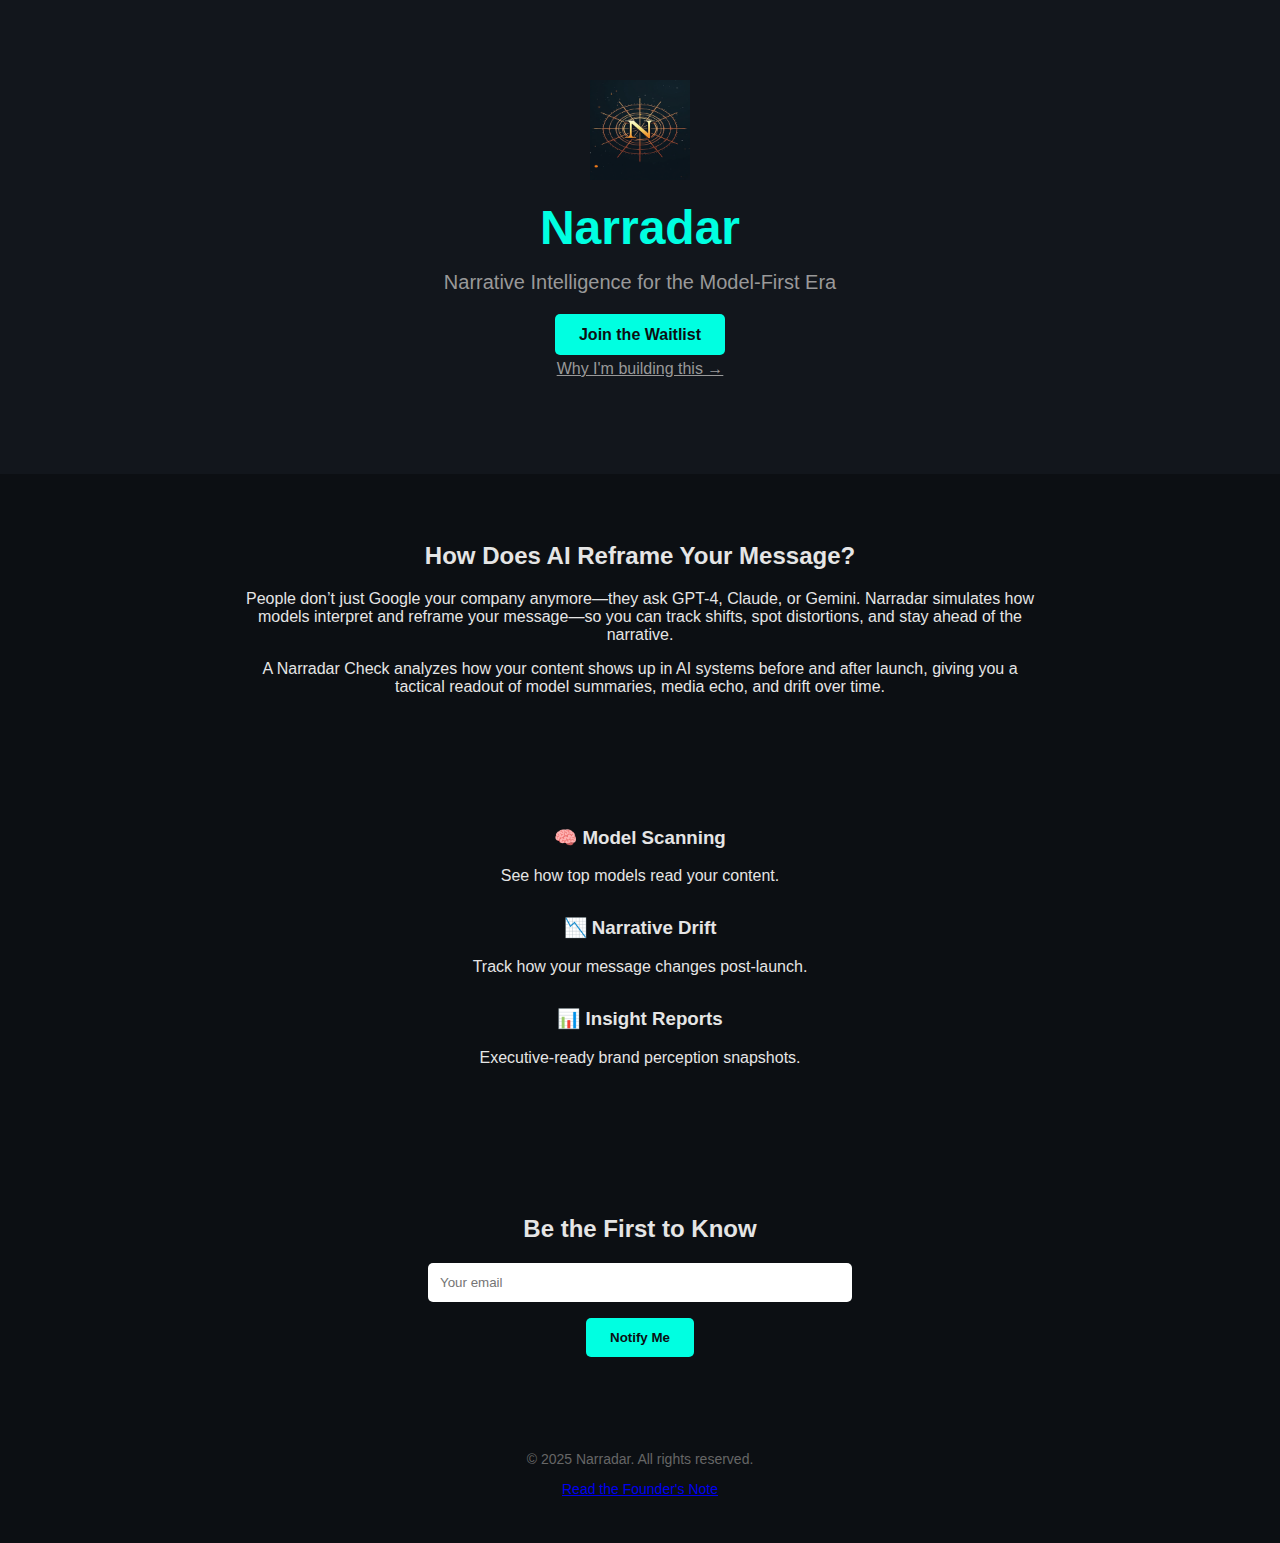
<file: index.html>
<!DOCTYPE html>
<html lang="en">
<head>
  <meta charset="UTF-8" />
  <title>Narradar — How AI Models Interpret Your Brand</title>
  <meta name="viewport" content="width=device-width, initial-scale=1.0" />
  <link rel="stylesheet" href="styles.css" />
  <link rel="icon" href="favicon.png" type="image/png" />
  <meta property="og:title" content="Narradar — How AI Models Interpret Your Brand" />
  <meta property="og:description" content="Narradar tracks how AI and media reinterpret your message before and after launch." />
  <meta property="og:image" content="https://narradar.com/logo.png" />
  <meta property="og:url" content="https://narradar.com" />
  <meta name="twitter:card" content="summary_large_image" />
  <style>
    html {
      scroll-behavior: smooth;
    }
  </style>
</head>
<body>
  <header>
    <img src="logo.png" alt="Narradar logo" style="width: 100px; margin-bottom: 1rem;" />
    <h1>Narradar</h1>
    <p class="tagline">Narrative Intelligence for the Model-First Era</p>
    <a href="#signup" class="cta-button">Join the Waitlist</a>
    <p style="margin-top: 1rem;"><a href="founder.html" style="color: #999;">Why I'm building this →</a></p>
  </header>

  <section class="about">
    <h2>How Does AI Reframe Your Message?</h2>
    <p>
      People don’t just Google your company anymore—they ask GPT-4, Claude, or Gemini.
      Narradar simulates how models interpret and reframe your message—so you can track
      shifts, spot distortions, and stay ahead of the narrative.
    </p>
    <p>
      A Narradar Check analyzes how your content shows up in AI systems before and after launch,
      giving you a tactical readout of model summaries, media echo, and drift over time.
    </p>
  </section>

  <section class="features">
    <div>
      <h3>🧠 Model Scanning</h3>
      <p>See how top models read your content.</p>
    </div>
    <div>
      <h3>📉 Narrative Drift</h3>
      <p>Track how your message changes post-launch.</p>
    </div>
    <div>
      <h3>📊 Insight Reports</h3>
      <p>Executive-ready brand perception snapshots.</p>
    </div>
  </section>

  <section class="signup" id="signup">
    <h2>Be the First to Know</h2>
    <form action="https://formspree.io/f/xblgznzq" method="POST">
      <input type="email" name="email" placeholder="Your email" required />
      <button type="submit">Notify Me</button>
    </form>
  </section>

  <footer>
    <p>© 2025 Narradar. All rights reserved.</p>
    <p><a href="founder.html">Read the Founder's Note</a></p>
  </footer>
</body>
</html>
</file>
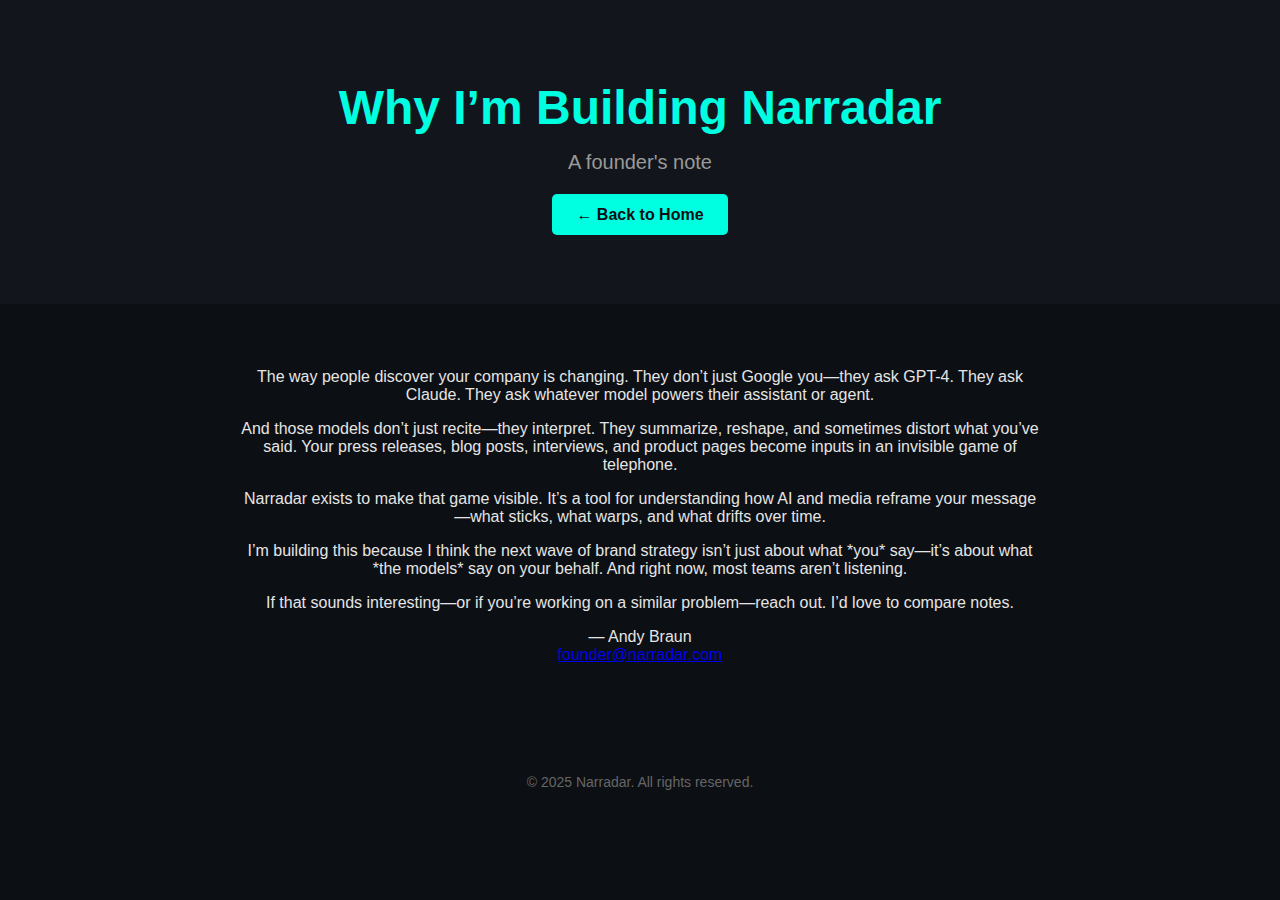
<file: founder.html>
<!DOCTYPE html>
<html lang="en">
<head>
  <meta charset="UTF-8" />
  <title>Founder's Note — Narradar</title>
  <meta name="viewport" content="width=device-width, initial-scale=1.0" />
  <link rel="stylesheet" href="styles.css" />
</head>
<body>
  <header>
    <h1>Why I’m Building Narradar</h1>
    <p class="tagline">A founder's note</p>
    <a href="index.html" class="cta-button">← Back to Home</a>
  </header>

  <section class="about">
    <p>
      The way people discover your company is changing. They don’t just Google you—they ask GPT-4. They ask Claude. They ask whatever model powers their assistant or agent.
    </p>

    <p>
      And those models don’t just recite—they interpret. They summarize, reshape, and sometimes distort what you’ve said. Your press releases, blog posts, interviews, and product pages become inputs in an invisible game of telephone.
    </p>

    <p>
      Narradar exists to make that game visible. It’s a tool for understanding how AI and media reframe your message—what sticks, what warps, and what drifts over time.
    </p>

    <p>
      I’m building this because I think the next wave of brand strategy isn’t just about what *you* say—it’s about what *the models* say on your behalf. And right now, most teams aren’t listening.
    </p>

    <p>
      If that sounds interesting—or if you’re working on a similar problem—reach out. I’d love to compare notes.
    </p>

    <p>
      — Andy Braun  
      <br />
      <a href="mailto:founder@narradar.com">founder@narradar.com</a>
    </p>
  </section>

  <footer>
    <p>© 2025 Narradar. All rights reserved.</p>
  </footer>
</body>
</html>
</file>
<file: styles.css>
body {
    font-family: -apple-system, BlinkMacSystemFont, 'Segoe UI', Roboto, Oxygen, Ubuntu, Cantarell, 'Open Sans', 'Helvetica Neue', sans-serif;
    margin: 0;
    padding: 0;
    background: #0c0f13;
    color: #e5e5e5;
}

header {
    text-align: center;
    padding: 5rem 1rem;
    background: #12161c;
}

h1 {
    font-size: 3rem;
    margin: 0;
    color: #00ffe1;
}

.tagline {
    font-size: 1.25rem;
    margin: 1rem 0 2rem;
    color: #999;
}

.cta-button {
    background: #00ffe1;
    color: #0c0f13;
    padding: 0.75rem 1.5rem;
    text-decoration: none;
    font-weight: bold;
    border-radius: 5px;
}

.about, .features, .signup {
    padding: 3rem 1rem;
    max-width: 800px;
    margin: auto;
    text-align: center;
}

.features div {
    margin-bottom: 2rem;
}

.signup form {
    display: flex;
    flex-direction: column;
    align-items: center;
}

.signup input[type="email"] {
    padding: 0.75rem;
    width: 80%;
    max-width: 400px;
    margin-bottom: 1rem;
    border: none;
    border-radius: 5px;
}

.signup button {
    padding: 0.75rem 1.5rem;
    background: #00ffe1;
    color: #0c0f13;
    border: none;
    border-radius: 5px;
    font-weight: bold;
}

footer {
    text-align: center;
    padding: 2rem 1rem;
    font-size: 0.875rem;
    color: #666;
}
</file>
